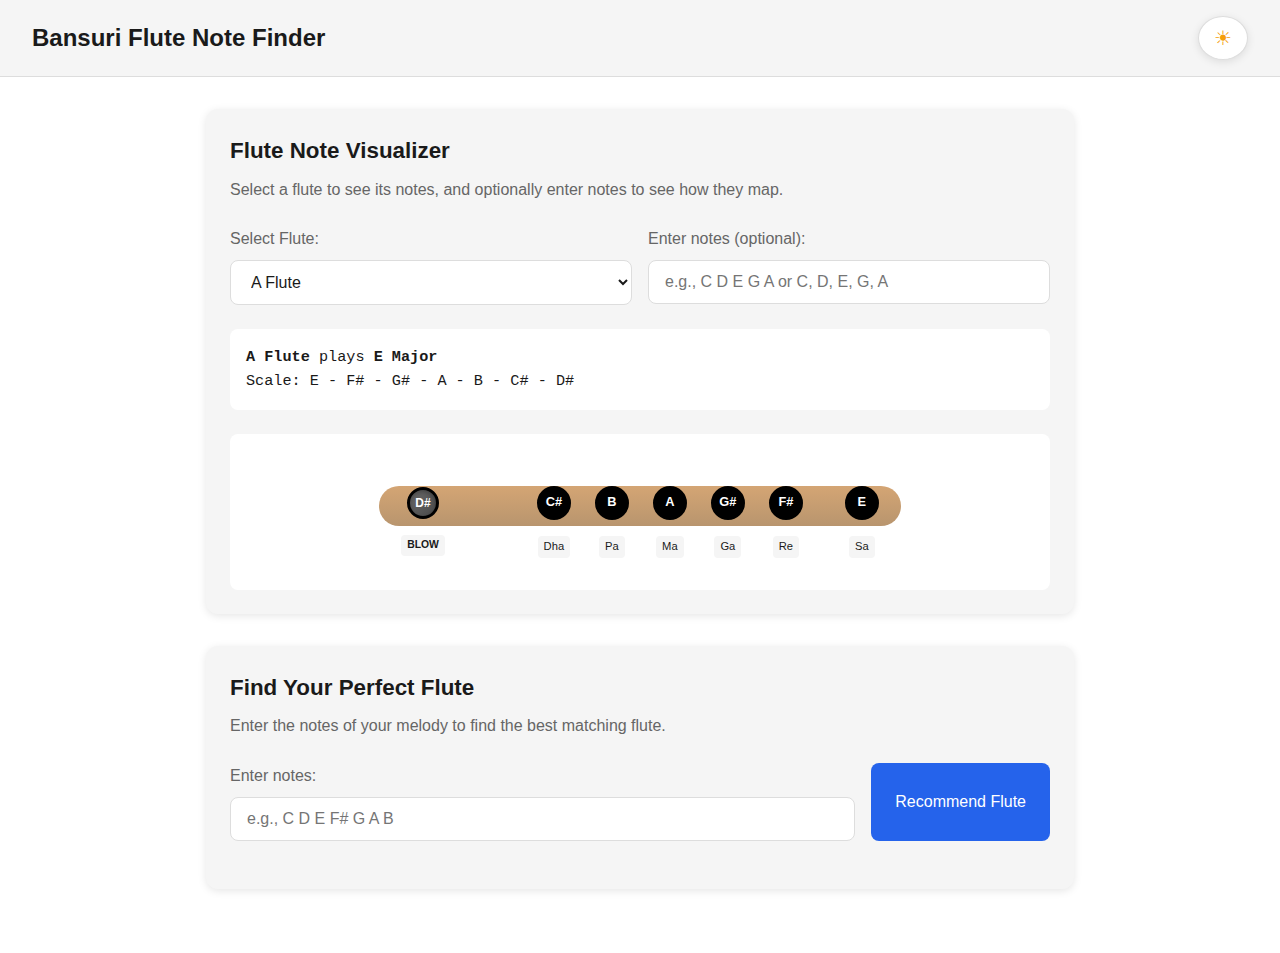
<file: index.html>
<!DOCTYPE html>
<html lang="en">
<head>
  <meta charset="UTF-8">
  <meta name="viewport" content="width=device-width, initial-scale=1.0">
  <title>Bansuri Flute Note Finder</title>
  <link rel="stylesheet" href="styles.css">
</head>
<body>
  <header>
    <h1>Bansuri Flute Note Finder</h1>
    <button id="theme-toggle" aria-label="Toggle dark mode">
      <span class="sun-icon">&#9728;</span>
      <span class="moon-icon">&#9790;</span>
    </button>
  </header>

  <main>
    <!-- Section 1: Flute Note Visualizer -->
    <section id="visualizer-section">
      <h2>Flute Note Visualizer</h2>
      <p>Select a flute to see its notes, and optionally enter notes to see how they map.</p>

      <div class="controls">
        <div class="control-group">
          <label for="flute-select">Select Flute:</label>
          <select id="flute-select">
            <option value="A">A Flute</option>
            <option value="A#">A# Flute</option>
            <option value="B">B Flute</option>
            <option value="C">C Flute</option>
            <option value="C#">C# Flute</option>
            <option value="D">D Flute</option>
            <option value="D#">D# Flute</option>
            <option value="E">E Flute</option>
            <option value="F">F Flute</option>
            <option value="F#">F# Flute</option>
            <option value="G">G Flute</option>
            <option value="G#">G# Flute</option>
          </select>
        </div>

        <div class="control-group">
          <label for="visualizer-notes">Enter notes (optional):</label>
          <input type="text" id="visualizer-notes" placeholder="e.g., C D E G A or C, D, E, G, A">
        </div>
      </div>

      <div class="scale-info" id="scale-info"></div>
      <div class="flute-container" id="visualizer-flute"></div>
      <div class="legend">
        <div class="legend-item"><span class="legend-dot default"></span> Scale notes</div>
        <div class="legend-item"><span class="legend-dot extra"></span> Extra notes (not in scale)</div>
      </div>
    </section>

    <!-- Section 2: Flute Finder -->
    <section id="finder-section">
      <h2>Find Your Perfect Flute</h2>
      <p>Enter the notes of your melody to find the best matching flute.</p>

      <div class="controls">
        <div class="control-group">
          <label for="finder-notes">Enter notes:</label>
          <input type="text" id="finder-notes" placeholder="e.g., C D E F# G A B">
        </div>
        <button id="recommend-btn">Recommend Flute</button>
      </div>

      <div id="finder-results"></div>
      <button id="add-next-btn" style="display: none;">Add Next Recommended Flute</button>
    </section>
  </main>

  <script src="app.js"></script>
</body>
</html>
</file>
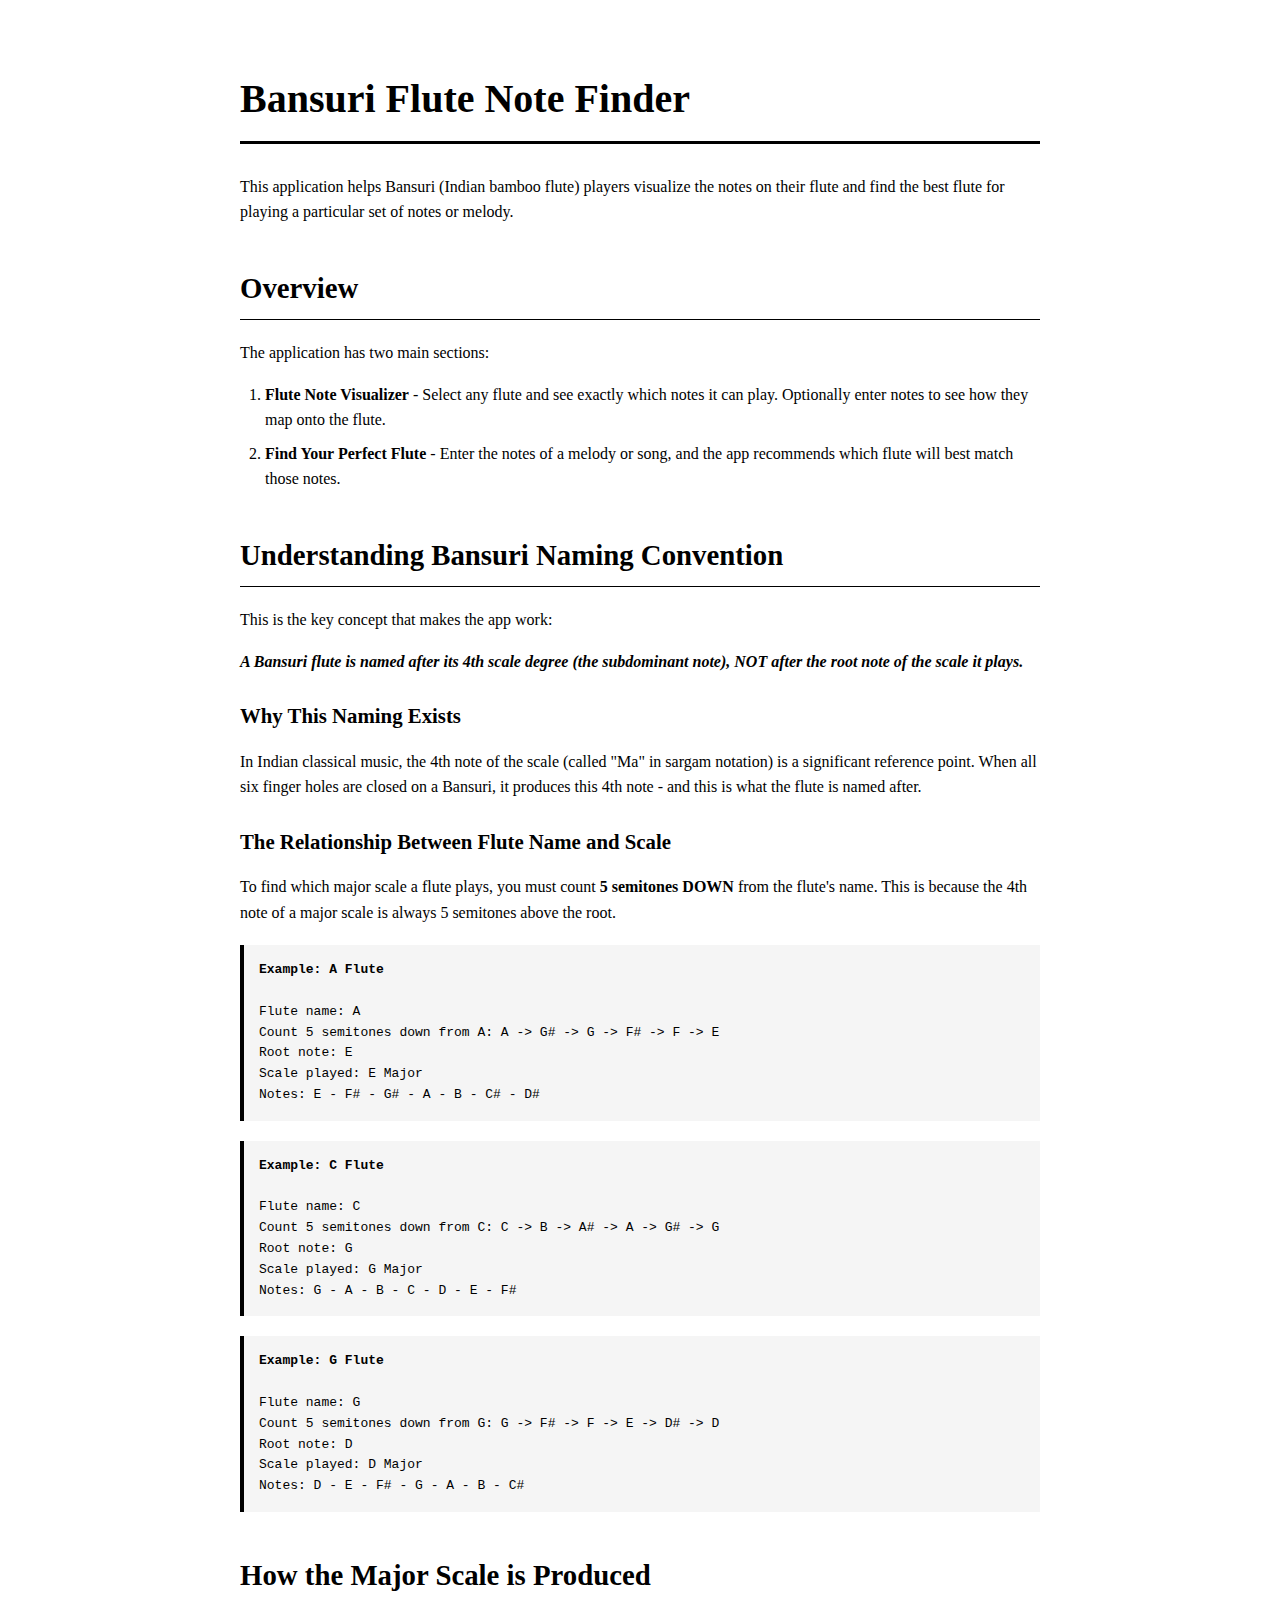
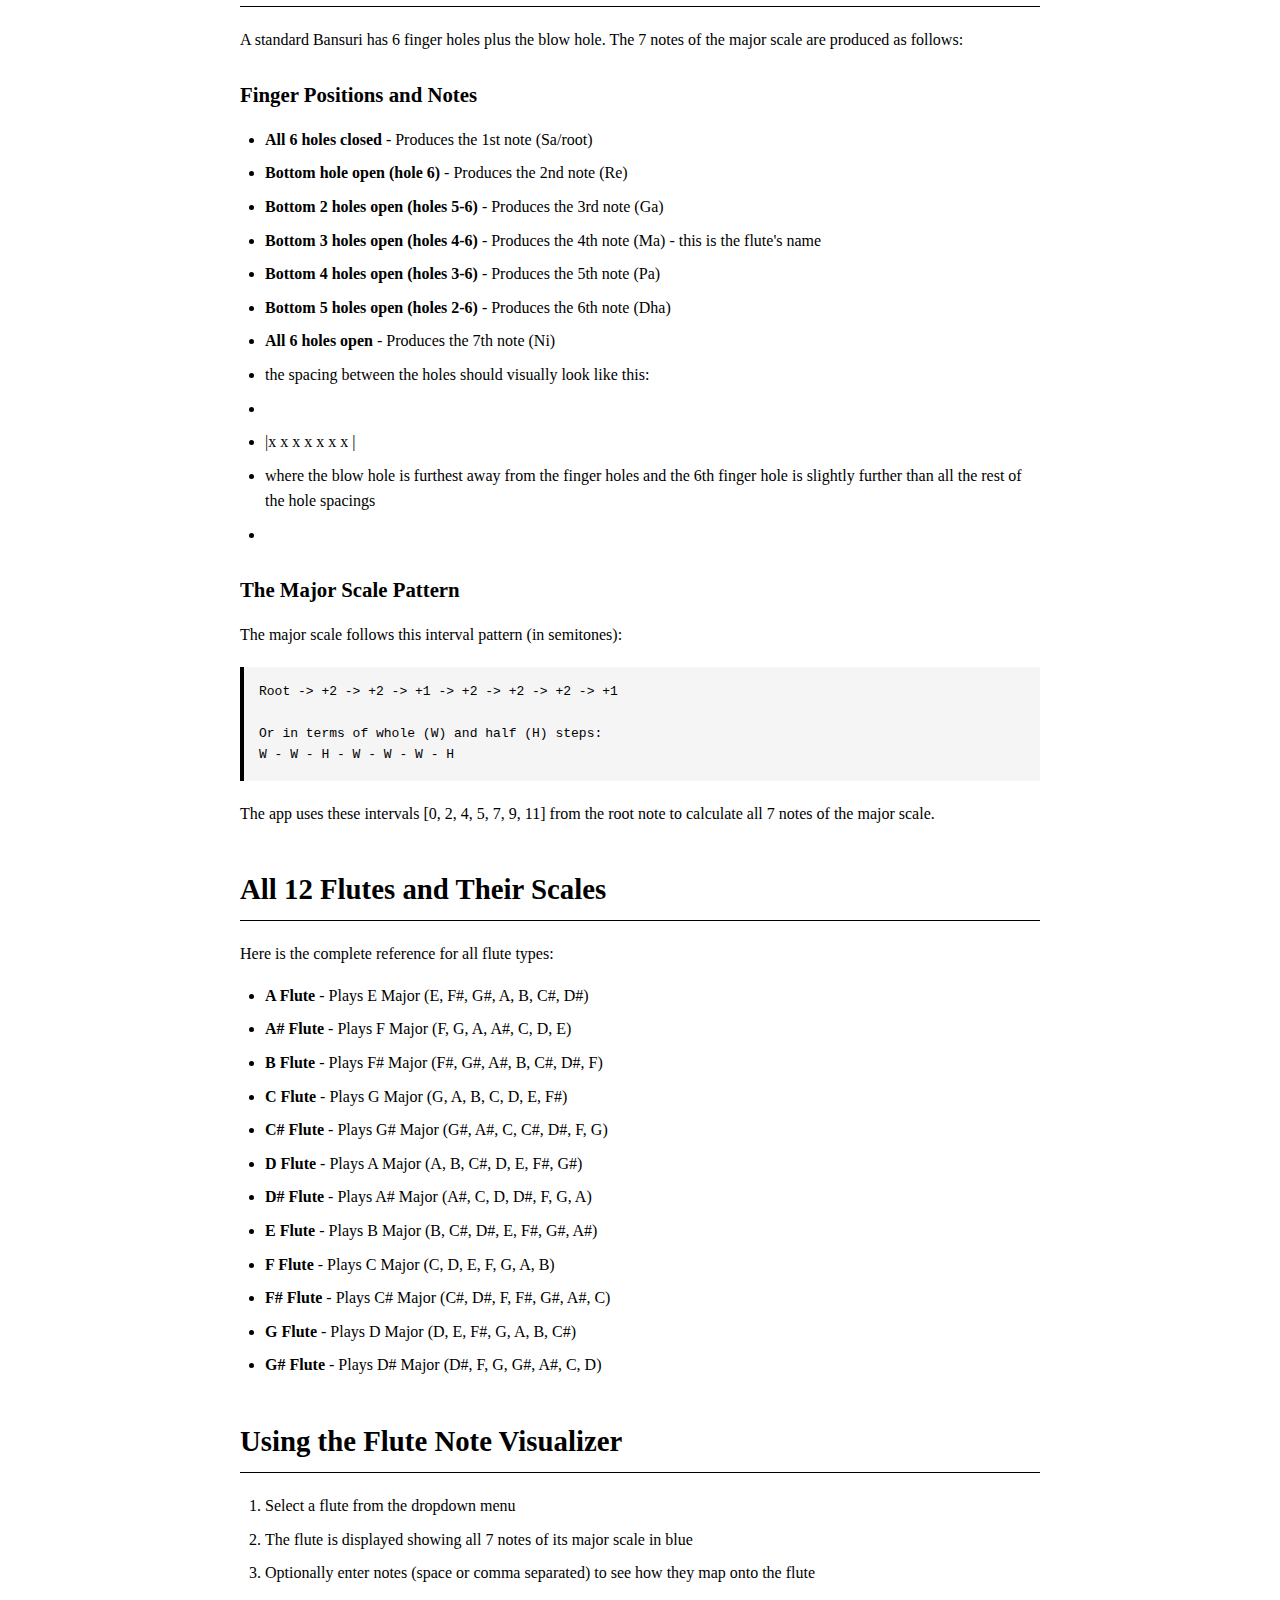
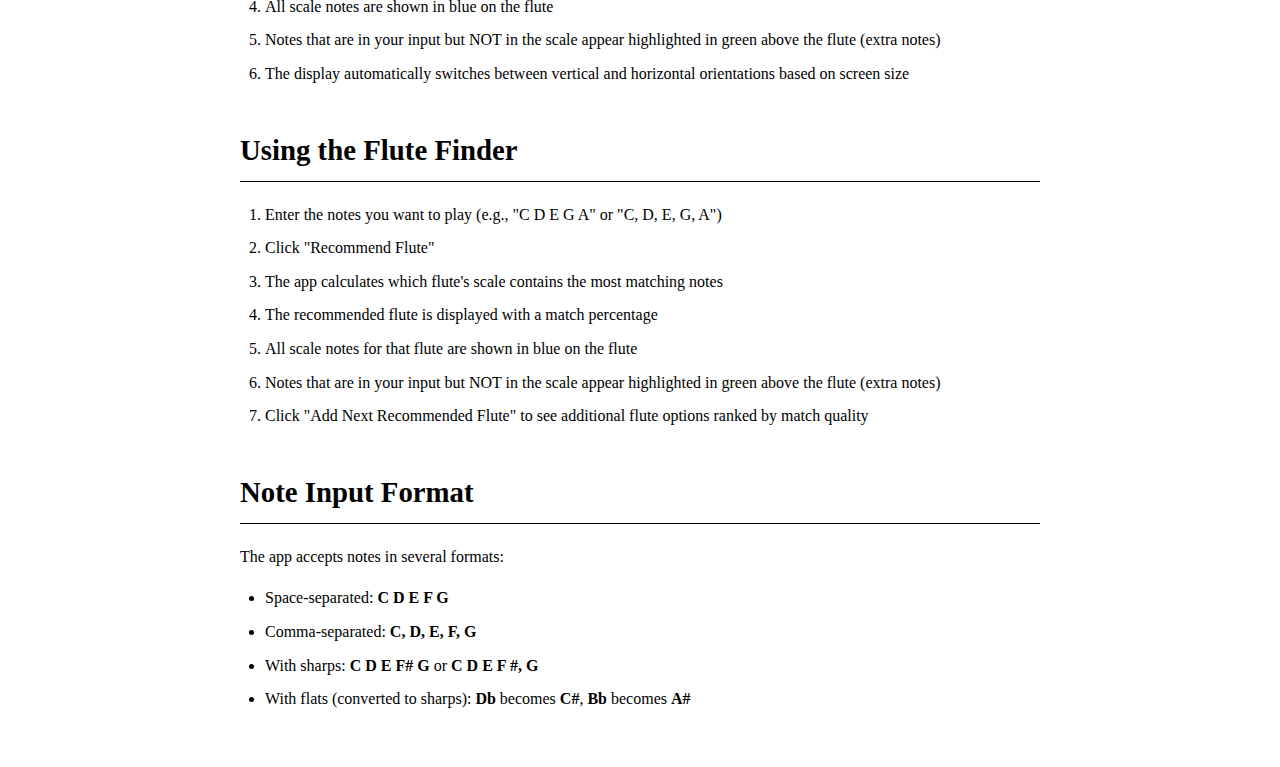
<file: High level App Description.html>
<!DOCTYPE html>
<html>
<head>
  <meta charset="UTF-8">
  <title>Bansuri Flute Note Finder - Documentation</title>
  <style>
    body {
      font-family: Georgia, serif;
      max-width: 800px;
      margin: 0 auto;
      padding: 40px 20px;
      background: white;
      color: black;
      line-height: 1.6;
    }
    h1 {
      font-size: 2.5em;
      border-bottom: 3px solid black;
      padding-bottom: 10px;
      margin-bottom: 30px;
    }
    h2 {
      font-size: 1.8em;
      border-bottom: 1px solid black;
      padding-bottom: 8px;
      margin-top: 40px;
      margin-bottom: 20px;
    }
    h3 {
      font-size: 1.3em;
      margin-top: 25px;
      margin-bottom: 10px;
    }
    p {
      margin-bottom: 15px;
    }
    ul, ol {
      margin-bottom: 15px;
      padding-left: 25px;
    }
    li {
      margin-bottom: 8px;
    }
    .example {
      background: #f5f5f5;
      border-left: 4px solid black;
      padding: 15px;
      margin: 20px 0;
      font-family: monospace;
    }
    .important {
      font-weight: bold;
      font-style: italic;
    }
  </style>
</head>
<body>

<h1>Bansuri Flute Note Finder</h1>

<p>This application helps Bansuri (Indian bamboo flute) players visualize the notes on their flute and find the best flute for playing a particular set of notes or melody.</p>

<h2>Overview</h2>

<p>The application has two main sections:</p>

<ol>
  <li><strong>Flute Note Visualizer</strong> - Select any flute and see exactly which notes it can play. Optionally enter notes to see how they map onto the flute.</li>
  <li><strong>Find Your Perfect Flute</strong> - Enter the notes of a melody or song, and the app recommends which flute will best match those notes.</li>
</ol>

<h2>Understanding Bansuri Naming Convention</h2>

<p>This is the key concept that makes the app work:</p>

<p class="important">A Bansuri flute is named after its 4th scale degree (the subdominant note), NOT after the root note of the scale it plays.</p>

<h3>Why This Naming Exists</h3>

<p>In Indian classical music, the 4th note of the scale (called "Ma" in sargam notation) is a significant reference point. When all six finger holes are closed on a Bansuri, it produces this 4th note - and this is what the flute is named after.</p>

<h3>The Relationship Between Flute Name and Scale</h3>

<p>To find which major scale a flute plays, you must count <strong>5 semitones DOWN</strong> from the flute's name. This is because the 4th note of a major scale is always 5 semitones above the root.</p>

<div class="example">
  <strong>Example: A Flute</strong><br><br>
  Flute name: A<br>
  Count 5 semitones down from A: A -> G# -> G -> F# -> F -> E<br>
  Root note: E<br>
  Scale played: E Major<br>
  Notes: E - F# - G# - A - B - C# - D#
</div>

<div class="example">
  <strong>Example: C Flute</strong><br><br>
  Flute name: C<br>
  Count 5 semitones down from C: C -> B -> A# -> A -> G# -> G<br>
  Root note: G<br>
  Scale played: G Major<br>
  Notes: G - A - B - C - D - E - F#
</div>

<div class="example">
  <strong>Example: G Flute</strong><br><br>
  Flute name: G<br>
  Count 5 semitones down from G: G -> F# -> F -> E -> D# -> D<br>
  Root note: D<br>
  Scale played: D Major<br>
  Notes: D - E - F# - G - A - B - C#
</div>

<h2>How the Major Scale is Produced</h2>

<p>A standard Bansuri has 6 finger holes plus the blow hole. The 7 notes of the major scale are produced as follows:</p>

<h3>Finger Positions and Notes</h3>

<ul>
  <li><strong>All 6 holes closed</strong> - Produces the 1st note (Sa/root)</li>
  <li><strong>Bottom hole open (hole 6)</strong> - Produces the 2nd note (Re)</li>
  <li><strong>Bottom 2 holes open (holes 5-6)</strong> - Produces the 3rd note (Ga)</li>
  <li><strong>Bottom 3 holes open (holes 4-6)</strong> - Produces the 4th note (Ma) - this is the flute's name</li>
  <li><strong>Bottom 4 holes open (holes 3-6)</strong> - Produces the 5th note (Pa)</li>
  <li><strong>Bottom 5 holes open (holes 2-6)</strong> - Produces the 6th note (Dha)</li>
  <li><strong>All 6 holes open</strong> - Produces the 7th note (Ni)</li>
  <li>the spacing between the holes should visually look like this: <li>
  <li>|x    x x x x x  x | 
  <li>where the blow hole is furthest away from the finger holes and the 6th finger hole is slightly further than all the rest of the hole spacings<li>
</ul>

<h3>The Major Scale Pattern</h3>

<p>The major scale follows this interval pattern (in semitones):</p>

<div class="example">
  Root -> +2 -> +2 -> +1 -> +2 -> +2 -> +2 -> +1<br><br>
  Or in terms of whole (W) and half (H) steps:<br>
  W - W - H - W - W - W - H
</div>

<p>The app uses these intervals [0, 2, 4, 5, 7, 9, 11] from the root note to calculate all 7 notes of the major scale.</p>

<h2>All 12 Flutes and Their Scales</h2>

<p>Here is the complete reference for all flute types:</p>

<ul>
  <li><strong>A Flute</strong> - Plays E Major (E, F#, G#, A, B, C#, D#)</li>
  <li><strong>A# Flute</strong> - Plays F Major (F, G, A, A#, C, D, E)</li>
  <li><strong>B Flute</strong> - Plays F# Major (F#, G#, A#, B, C#, D#, F)</li>
  <li><strong>C Flute</strong> - Plays G Major (G, A, B, C, D, E, F#)</li>
  <li><strong>C# Flute</strong> - Plays G# Major (G#, A#, C, C#, D#, F, G)</li>
  <li><strong>D Flute</strong> - Plays A Major (A, B, C#, D, E, F#, G#)</li>
  <li><strong>D# Flute</strong> - Plays A# Major (A#, C, D, D#, F, G, A)</li>
  <li><strong>E Flute</strong> - Plays B Major (B, C#, D#, E, F#, G#, A#)</li>
  <li><strong>F Flute</strong> - Plays C Major (C, D, E, F, G, A, B)</li>
  <li><strong>F# Flute</strong> - Plays C# Major (C#, D#, F, F#, G#, A#, C)</li>
  <li><strong>G Flute</strong> - Plays D Major (D, E, F#, G, A, B, C#)</li>
  <li><strong>G# Flute</strong> - Plays D# Major (D#, F, G, G#, A#, C, D)</li>
</ul>

<h2>Using the Flute Note Visualizer</h2>

<ol>
  <li>Select a flute from the dropdown menu</li>
  <li>The flute is displayed showing all 7 notes of its major scale in blue</li>
  <li>Optionally enter notes (space or comma separated) to see how they map onto the flute</li>
  <li>All scale notes are shown in blue on the flute</li>
  <li>Notes that are in your input but NOT in the scale appear highlighted in green above the flute (extra notes)</li>
  <li>The display automatically switches between vertical and horizontal orientations based on screen size</li>
</ol>

<h2>Using the Flute Finder</h2>

<ol>
  <li>Enter the notes you want to play (e.g., "C D E G A" or "C, D, E, G, A")</li>
  <li>Click "Recommend Flute"</li>
  <li>The app calculates which flute's scale contains the most matching notes</li>
  <li>The recommended flute is displayed with a match percentage</li>
  <li>All scale notes for that flute are shown in blue on the flute</li>
  <li>Notes that are in your input but NOT in the scale appear highlighted in green above the flute (extra notes)</li>
  <li>Click "Add Next Recommended Flute" to see additional flute options ranked by match quality</li>
</ol>

<h2>Note Input Format</h2>

<p>The app accepts notes in several formats:</p>

<ul>
  <li>Space-separated: <strong>C D E F G</strong></li>
  <li>Comma-separated: <strong>C, D, E, F, G</strong></li>
  <li>With sharps: <strong>C D E F# G</strong> or <strong>C D E F #, G</strong></li>
  <li>With flats (converted to sharps): <strong>Db</strong> becomes <strong>C#</strong>, <strong>Bb</strong> becomes <strong>A#</strong></li>
</ul>

</body>
</html>
</file>
<file: styles.css>
/* CSS Custom Properties for Theming */
:root {
  --bg-primary: #ffffff;
  --bg-secondary: #f5f5f5;
  --text-primary: #1a1a1a;
  --text-secondary: #666666;
  --border-color: #dddddd;
  --accent-color: #2563eb;
  --accent-hover: #1d4ed8;
  --shadow: 0 2px 8px rgba(0, 0, 0, 0.1);
  --hole-bg: #e8e8e8;
  --hole-border: #999999;
  --flute-body: #d4a574;
  --note-default: #2563eb;
  --note-avoid: #dc2626;
  --note-extra: #16a34a;
}

[data-theme="dark"] {
  --bg-primary: #1a1a1a;
  --bg-secondary: #2d2d2d;
  --text-primary: #f0f0f0;
  --text-secondary: #a0a0a0;
  --border-color: #404040;
  --accent-color: #60a5fa;
  --accent-hover: #3b82f6;
  --shadow: 0 2px 8px rgba(0, 0, 0, 0.4);
  --hole-bg: #3d3d3d;
  --hole-border: #666666;
  --flute-body: #8b6914;
  --note-default: #60a5fa;
  --note-avoid: #f87171;
  --note-extra: #4ade80;
}

/* Reset and Base Styles */
*, *::before, *::after {
  box-sizing: border-box;
  margin: 0;
  padding: 0;
}

body {
  font-family: -apple-system, BlinkMacSystemFont, 'Segoe UI', Roboto, Oxygen, Ubuntu, sans-serif;
  background-color: var(--bg-primary);
  color: var(--text-primary);
  line-height: 1.6;
  min-height: 100vh;
  transition: background-color 0.3s, color 0.3s;
}

/* Header */
header {
  display: flex;
  justify-content: space-between;
  align-items: center;
  padding: 1rem 2rem;
  background-color: var(--bg-secondary);
  border-bottom: 1px solid var(--border-color);
  position: sticky;
  top: 0;
  z-index: 100;
}

header h1 {
  font-size: 1.5rem;
  font-weight: 600;
}

/* Theme Toggle Button */
#theme-toggle {
  background: var(--bg-primary);
  border: 1px solid var(--border-color);
  border-radius: 50%;
  width: 44px;
  height: 44px;
  cursor: pointer;
  display: flex;
  align-items: center;
  justify-content: center;
  font-size: 1.25rem;
  transition: all 0.3s;
  box-shadow: var(--shadow);
}

#theme-toggle:hover {
  transform: scale(1.1);
}

.sun-icon {
  display: inline;
  color: #f59e0b;
}

.moon-icon {
  display: none;
  color: #60a5fa;
}

[data-theme="dark"] .sun-icon {
  display: none;
}

[data-theme="dark"] .moon-icon {
  display: inline;
}

/* Main Content */
main {
  max-width: 900px;
  margin: 0 auto;
  padding: 2rem 1rem;
}

section {
  background-color: var(--bg-secondary);
  border-radius: 12px;
  padding: 1.5rem;
  margin-bottom: 2rem;
  box-shadow: var(--shadow);
}

section h2 {
  font-size: 1.4rem;
  margin-bottom: 0.5rem;
  color: var(--text-primary);
}

section > p {
  color: var(--text-secondary);
  margin-bottom: 1.5rem;
}

/* Controls */
.controls {
  display: flex;
  flex-wrap: wrap;
  gap: 1rem;
  margin-bottom: 1.5rem;
}

.control-group {
  flex: 1;
  min-width: 200px;
}

.control-group label {
  display: block;
  margin-bottom: 0.5rem;
  font-weight: 500;
  color: var(--text-secondary);
}

select, input[type="text"] {
  width: 100%;
  padding: 0.75rem 1rem;
  font-size: 1rem;
  border: 1px solid var(--border-color);
  border-radius: 8px;
  background-color: var(--bg-primary);
  color: var(--text-primary);
  transition: border-color 0.2s, box-shadow 0.2s;
}

select:focus, input[type="text"]:focus {
  outline: none;
  border-color: var(--accent-color);
  box-shadow: 0 0 0 3px rgba(37, 99, 235, 0.2);
}

button {
  padding: 0.75rem 1.5rem;
  font-size: 1rem;
  font-weight: 500;
  color: white;
  background-color: var(--accent-color);
  border: none;
  border-radius: 8px;
  cursor: pointer;
  transition: background-color 0.2s, transform 0.1s;
}

button:hover {
  background-color: var(--accent-hover);
}

button:active {
  transform: scale(0.98);
}

#add-next-btn {
  margin-top: 1rem;
}

/* Scale Info */
.scale-info {
  background-color: var(--bg-primary);
  padding: 1rem;
  border-radius: 8px;
  margin-bottom: 1.5rem;
  font-family: monospace;
  font-size: 0.95rem;
}

/* Flute Visualization */
.flute-container {
  display: flex;
  align-items: center;
  justify-content: center;
  padding: 2rem;
  background-color: var(--bg-primary);
  border-radius: 8px;
  overflow-x: auto;
}

.flute {
  display: flex;
  align-items: center;
  gap: 0;
  position: relative;
}

.flute.horizontal {
  flex-direction: row;
}

.flute.vertical {
  flex-direction: column;
}

.flute-body {
  position: absolute;
  background: linear-gradient(to bottom, var(--flute-body), #b8956e);
  border-radius: 20px;
  z-index: 0;
}

.flute.horizontal .flute-body {
  height: 40px;
  width: calc(100% + 20px);
  left: -10px;
  top: 20px;
}

.flute.vertical .flute-body {
  width: 40px;
  height: calc(100% + 20px);
  top: -10px;
  left: 20px;
}

.hole-wrapper {
  display: flex;
  flex-direction: column;
  align-items: center;
  z-index: 1;
  position: relative;
  gap: 8px;
}

.flute.horizontal .hole-wrapper {
  margin: 0 12px;
  padding-top: 20px;
}

.flute.vertical .hole-wrapper {
  margin: 12px 0;
  flex-direction: row;
  padding-left: 20px;
  gap: 12px;
}

.flute.horizontal .hole-wrapper.blow-hole {
  margin-right: 80px;
}

.flute.vertical .hole-wrapper.blow-hole {
  margin-bottom: 80px;
}

.flute.horizontal .hole-wrapper.hole-6 {
  margin-left: 30px;
}

.flute.vertical .hole-wrapper.hole-6 {
  margin-top: 30px;
}

.hole {
  width: 34px;
  height: 34px;
  border-radius: 50%;
  background-color: var(--hole-bg);
  border: 3px solid var(--hole-border);
  display: flex;
  align-items: center;
  justify-content: center;
  font-weight: 600;
  font-size: 0.8rem;
  transition: all 0.2s;
}

.hole.blow-hole {
  width: 32px;
  height: 32px;
  font-size: 0.75rem;
  background: linear-gradient(135deg, #6b6b6b, #4a4a4a);
  border-color: #333333;
  box-shadow: inset 0 2px 4px rgba(0,0,0,0.3);
}

.hole.default {
  background-color: var(--note-default);
  border-color: var(--note-default);
  color: white;
}

.hole.avoid {
  background-color: var(--note-avoid);
  border-color: var(--note-avoid);
  color: white;
}

.hole.extra {
  background-color: var(--note-extra);
  border-color: var(--note-extra);
  color: white;
}

.hole.no-input {
  background-color: #000000;
  border-color: #000000;
  color: white;
}

.hole-label {
  font-size: 0.7rem;
  font-weight: 500;
  color: var(--text-primary);
  background-color: var(--bg-secondary);
  padding: 2px 6px;
  border-radius: 4px;
  white-space: nowrap;
}

.flute.horizontal .hole-label {
  margin-top: 8px;
}

.flute.vertical .hole-label {
  margin-left: 8px;
}

/* Legend */
.legend {
  display: flex;
  flex-wrap: wrap;
  gap: 1rem;
  margin-top: 1.5rem;
  padding: 1rem;
  background-color: var(--bg-primary);
  border-radius: 8px;
}

.legend-item {
  display: flex;
  align-items: center;
  gap: 0.5rem;
  font-size: 0.85rem;
  color: var(--text-secondary);
}

.legend-dot {
  width: 16px;
  height: 16px;
  border-radius: 50%;
}

.legend-dot.default {
  background-color: var(--note-default);
}

.legend-dot.avoid {
  background-color: var(--note-avoid);
}

.legend-dot.extra {
  background-color: var(--note-extra);
}

/* Finder Results */
#finder-results {
  display: flex;
  flex-direction: column;
  gap: 1.5rem;
}

.result-card {
  background-color: var(--bg-primary);
  border-radius: 8px;
  padding: 1.5rem;
  box-shadow: var(--shadow);
}

.result-card h3 {
  font-size: 1.2rem;
  margin-bottom: 0.5rem;
  display: flex;
  align-items: center;
  gap: 0.5rem;
}

.match-badge {
  font-size: 0.85rem;
  padding: 0.25rem 0.75rem;
  border-radius: 20px;
  background-color: var(--accent-color);
  color: white;
}

.result-card .scale-info {
  margin-bottom: 1rem;
}

/* Responsive Design */
@media (max-width: 600px) {
  header {
    padding: 1rem;
  }

  header h1 {
    font-size: 1.2rem;
  }

  main {
    padding: 1rem 0.75rem;
  }

  section {
    padding: 1rem;
  }

  .controls {
    flex-direction: column;
  }

  .control-group {
    min-width: 100%;
  }

  .flute-container {
    padding: 1rem;
  }

  .legend {
    flex-direction: column;
    gap: 0.5rem;
  }
}
</file>
